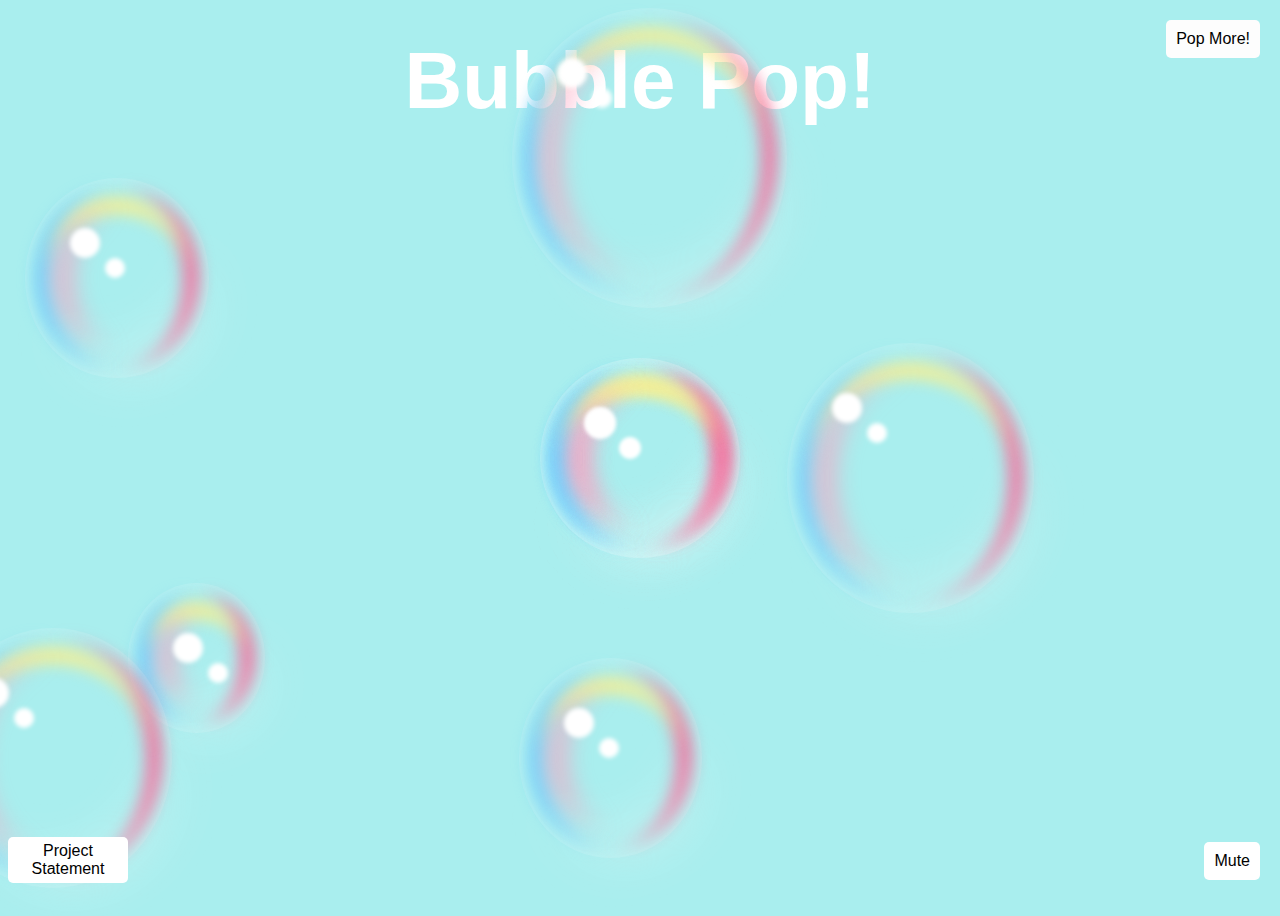
<file: im-2310/a3/index.html>
<!DOCTYPE html>

<html lang="en">

    <head>

        <meta charset="utf-8" name="viewport" content="width=device-width, initial-scale=1.0">

        <link rel="stylesheet" href="style.css">

    <Title>Assignment 3 Interactive Media</Title>
    </head>
    <h1> Bubble Pop! </h1>
    <body>
        <!--I was having issues with the background music not playing, so I added the preload attribute to have the browser
        start loading the audio file immediately which helps making the background music play consistently even after reloading
        the page-->
        <audio id="backgroundMusic" src="background_music.mp3" preload="auto" autoplay loop></audio>
        <div id="bubbleContainer"></div>
         <!-- Initial bubbles -->
        <div class="Bubble">
            <span></span>
            <span></span>
            <span></span>
            <span></span>
            <span></span>
        </div>
        <div class="Bubble custom">
            <span></span>
            <span></span>
            <span></span>
            <span></span>
            <span></span>
        </div>
        <div class="Bubble">
            <span></span>
            <span></span>
            <span></span>
            <span></span>
            <span></span>
        </div>
        <div class="Bubble">
            <span></span>
            <span></span>
            <span></span>
            <span></span>
            <span></span>
        </div>
        <div class="Bubble">
            <span></span>
            <span></span>
            <span></span>
            <span></span>
            <span></span>
        </div>
        <div class="Bubble">
            <span></span>
            <span></span>
            <span></span>
            <span></span>
            <span></span>
        </div>
        <div class="Bubble">
            <span></span>
            <span></span>
            <span></span>
            <span></span>
            <span></span>
        </div>
        <div class="Bubble">
            <span></span>
            <span></span>
            <span></span>
            <span></span>
            <span></span>
        </div>

        <!-- Popup window -->
        <div class="popup" id="popup">
            <div class="overlay"></div>
            <div class="content">
                <div class="close-btn" onclick="togglePopup()">&times;</div>
                <h2>About Bubble Pop</h2>
                <!-- Project description -->
                <p>“Bubble Pop” is a captivating digital experience that combines visual aesthetics, sound triggers, and user feedback. 
                    This project revolves around the concept of interacting with translucent bubbles that respond to user actions. By 
                    incorporating the interaction design principle of feedback and introducing sound triggers for bubble popping, the 
                    project creates an engaging and immersive experience. Additionally, the project offers background music that can be 
                    muted or unmuted, providing users with control over their auditory experience.</p>

                <p> This interactive project features a visually appealing environment with floating translucent bubbles. I used a light 
                    blue for the backdrop to capture this lighthearted and playful environment. Each bubble possesses dynamic animations, 
                    capturing the essence of playfulness and creating a delightful experience. Users can interact with the bubbles by 
                    clicking on them, resulting in a satisfying popping sound triggered by the sound effect feature. This integration of 
                    sound enriches the sensory experience and adds an extra layer of engagement. Furthermore, the background music adds 
                    ambiance, setting the calming mood for the overall experience. Users can conveniently toggle the background music on and off 
                    by clicking a dedicated button on the right bottom corner, allowing them to personalise their interactive journey. 
                    Furthermore, I added a button that says "Pop More!" that allows user to continuously interact with the website and
                    pop more bubbles while the music is still playing in the background. The button allows the bubbles to be repositioned
                    in random areas of the website, making the user have to scroll through the website to find the bubble and pop it. </p>
                    
                <p>One of the fundamental principles driving this project is feedback. By providing users with immediate and tangible 
                    responses, the interactive bubbles create a sense of direct interaction and connection. When a user clicks on a 
                    bubble, it instantly responds by playing a popping sound, visually reinforcing the action. This feedback loop fosters 
                    engagement and interactivity, giving users a clear sense of cause and effect. The feedback principle ensures that 
                    users feel connected to the digital environment, enhancing their overall experience and satisfaction.</p>
                    
                <p>While developing this interactive project, several challenges were encountered. One challenge involved achieving the 
                    desired appearance of the translucent bubbles. Balancing visual aesthetics, responsiveness, and the desired round 
                    shape required careful adjustments of CSS properties such as opacity, box-shadow, and border-radius. Extensive 
                    experimentation and fine-tuning were necessary to strike the perfect balance, resulting in visually appealing and 
                    authentic translucent bubbles. Another challenge involved synchronizing the sound trigger with the bubble popping 
                    animation. Coordinating the timing of the animation, sound effect, and feedback required meticulous attention to 
                    detail. By utilizing event listeners and animation callbacks, the project was able to achieve synchronization, 
                    providing users with a satisfying experience of visually popping bubbles accompanied by the corresponding sound 
                    effect.</p>
                    
                <p>While the project successfully captures the essence of translucency and playfulness, there are areas that could be 
                    enhanced and improved. One consideration would be to introduce more diverse interactive elements beyond bubble popping, 
                    such as color changes or particle effects. Additionally, incorporating dynamic behaviors or patterns for the bubbles 
                    could further enhance the playful nature of the project. Furthermore, expanding the variety of sound effects based on 
                    bubble interactions could create a more immersive audio experience. These additions would add layers of depth and 
                    exploration, enhancing the project's overall interactivity and user engagement.</p>
                    
                <p>Overall, this project brings together elements of visual aesthetics, sound triggers, and user feedback to create a 
                    captivating digital experience. By leveraging the principles of translucency and playfulness, users are immersed in an 
                    interactive journey filled with engaging interactions, delightful animations, and satisfying audio feedback. Overcoming 
                    these challenges during development has surely led to valuable insights for my future projects.</p>
                <p>- Background music is Awake by Pafino (https://freetouse.com/music/pufino/awake)</p>
                <p>- Popping sound effect is Bubble Pop by YehawSnail (https://freesound.org/people/YehawSnail/sounds/683587/)</p>
            </div>
        </div>
        <!-- Button to toggle the popup window -->
        <button onclick="togglePopup()" class="button">Project Statement</button>

         <!-- Button to toggle the background music -->
        <button id="muteButton">Mute</button>

        <!-- Button to reposition bubbles -->
        <button id="repositionButton">Pop More!</button>
    
        <script src="script.js"></script>

    </body>

</html>
</file>
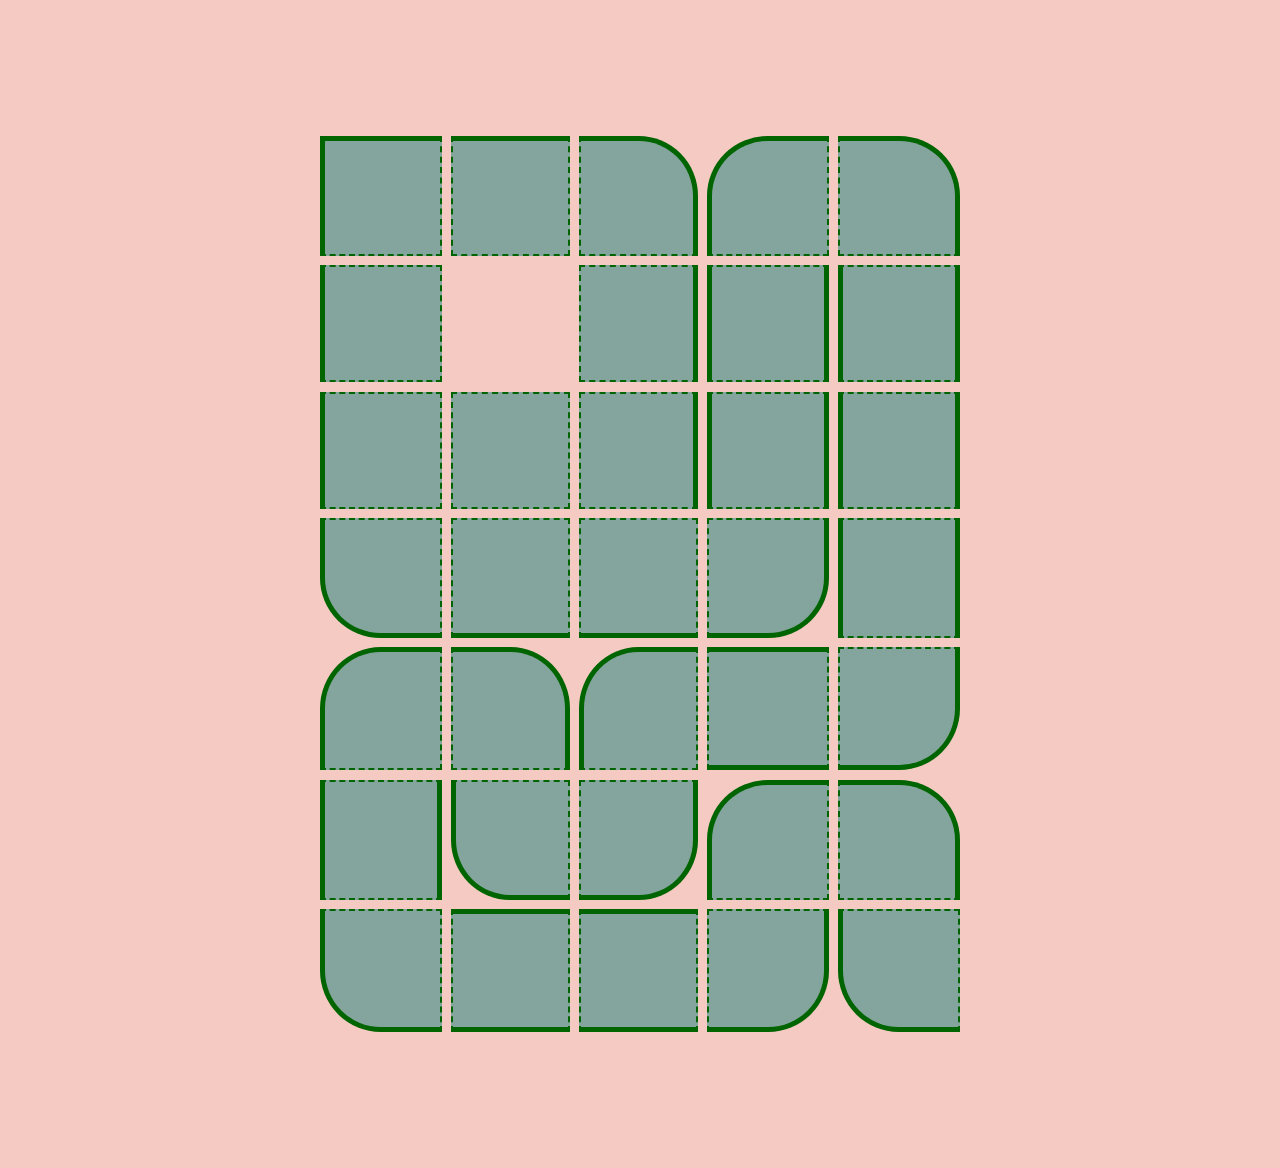
<file: im-2310/a2/e1/index.html>
<!DOCTYPE html>

<html lang="en">
    <head>
        <meta charset="UTF-8">
        <title>Assignment 2 Experiment 1</title>
        <link rel="stylesheet" href="style.css">
    </head>

    <body>
        <div id="grid-container" class="stacked-linear">
            <!--Row 1-->
            <div class="grid-item border-top border-left"></div>
            <div class="grid-item border-top"></div>
            <div id="rounded-corner-top-right" class="grid-item"></div>
            <div id="rounded-corner-top-left" class="grid-item"></div>
            <div id="rounded-corner-top-right" class="grid-item"></div>

            <!--Row 2-->
            <div class="grid-item border-left"></div>
            <div class="grid-item" style="opacity: 0"></div>
            <div class="grid-item border-right"></div>
            <div class="grid-item border-left border-right"></div>
            <div class="grid-item border-left border-right"></div>

            <!--Row 3-->
            <div class="grid-item border-left"></div>
            <div class="grid-item"></div>
            <div class="grid-item border-right"></div>
            <div class="grid-item border-left border-right"></div>
            <div class="grid-item border-left border-right"></div>

            <!--Row 4-->
            <div id="rounded-corner-bottom-left" class="grid-item"></div>
            <div class="grid-item border-bottom"></div>
            <div class="grid-item border-bottom"></div>
            <div id="rounded-corner-bottom-right" class="grid-item"></div>
            <div class="grid-item border-left border-right"></div>

            <!--Row 5-->
            <div id="rounded-corner-top-left" class="grid-item"></div>
            <div id="rounded-corner-top-right" class="grid-item"></div>
            <div id="rounded-corner-top-left" class="grid-item"></div>
            <div class="grid-item border-top border-bottom"></div>
            <div id="rounded-corner-bottom-right" class="grid-item"></div>

            <!--Row 6-->
            <div class="grid-item border-left border-right"></div>
            <div id="rounded-corner-bottom-left" class="grid-item"></div>
            <div id="rounded-corner-bottom-right" class="grid-item"></div>
            <div id="rounded-corner-top-left" class="grid-item"></div>
            <div id="rounded-corner-top-right" class="grid-item"></div>

            <!--Row 7-->
            <div id="rounded-corner-bottom-left" class="grid-item"></div>
            <div class="grid-item border-bottom border-top"></div>
            <div class="grid-item border-bottom border-top"></div>
            <div id="rounded-corner-bottom-right" class="grid-item"></div>
            <div id="rounded-corner-bottom-left" class="grid-item"></div>
        </div>
    </body>
</html>
</file>
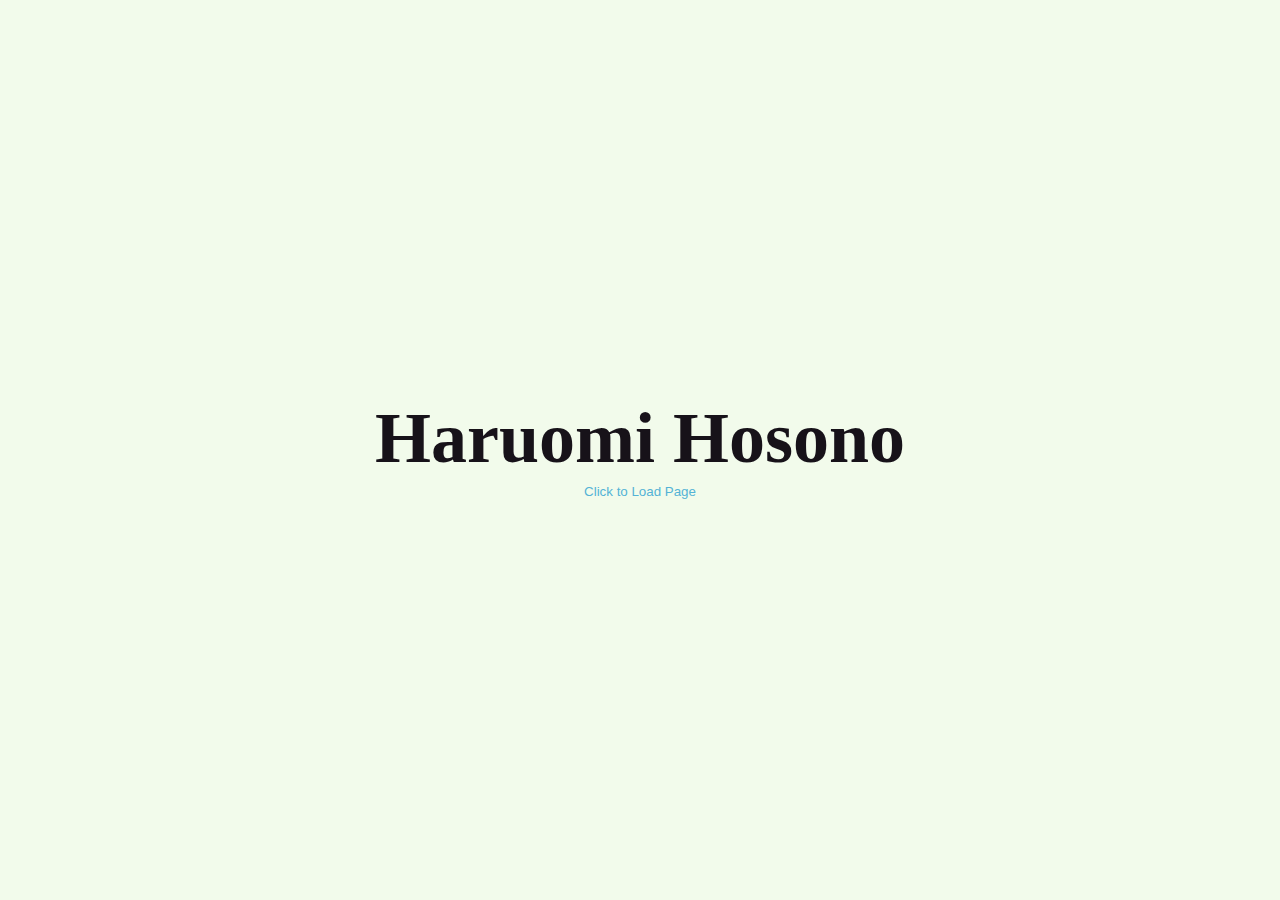
<file: im-2310/a2/e3/index.html>
<!DOCTYPE html>

<!-- 

  PROVIDE MEANINGFUL FEEDBACK TO THE FOLLOWING ELEMENTS:
  1) <button> with the id of load-link on the loading page (index.html)
  2) <div> with the id of load-throbber on the loading page (index.html)
  3) <li> inside of the <ol> inside of the <nav> on the information page (hosono.html)
  4) <button> with the id of mode-button on the information page (hosono.html)
  5) switchModes() function - hint you can add a transition CSS property to the <body> and it will be inherited 
     by all the elements inside, so when custom CSS variables are changed it will apply transition

-->

<html lang="en">

  <head>

    <meta charset="utf-8" name="viewport" content="width=device-width, initial-scale=1.0">

    <link rel="stylesheet" type="text/css" href="style.css">

    <title>Loading Page</title>

    <script src="./fakeLoad.js" defer></script>

  </head>

  <body id="load-body">

      <h1>Haruomi Hosono</h1>
      <button id="load-link" onclick="loadPageAfterDelay(3000, './hosono.html')">Click to Load Page</button>
      <div id="load-throbber"></div>
      <!--
      I added a spinner type of loader upon clicking the text button to signal the users to wait for the website 
      to showcase information
      -->
      <a href="#" class="Back to top"></a>
  </body>

</html>
</file>
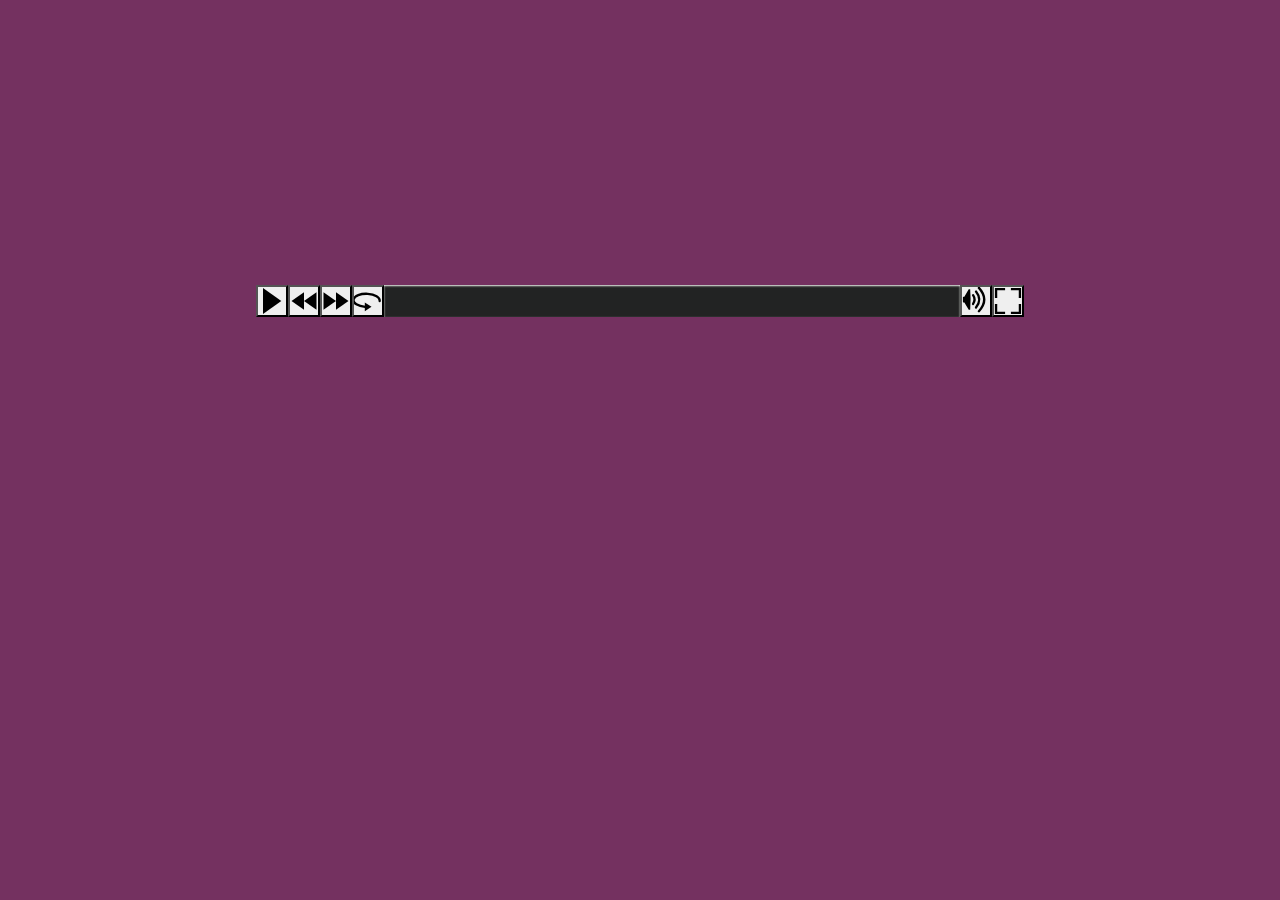
<file: im-2310/a2/e4/index.html>
<!DOCTYPE html>

<html lang="en">

  <head>

    <meta charset="utf-8" name="viewport" content="width=device-width, initial-scale=1.0">
    <title>Media Player Experiment</title>
    <link rel="stylesheet" href="style.css">
    <script src="playerControls.js" defer></script>

  </head>

  <body>

    <!-- this element holds all of the media player -->
    <div class="video-player-wrapper">
      <!-- this element holds the video element and the overlay -->
      <div class="video-element-wrapper">

        <video id="videoElement" controls>
          <source src="https://thelongesthumstore.sgp1.cdn.digitaloceanspaces.com/IM-2250/miac.mp4" type="video/mp4">
        </video>

        <img id="videoPlayOverlay" src="./icons/play.svg">

      </div>
      <!-- this element holds all of the custom controls -->
      <div class="video-controls-wrapper" id="controlsWrapper">

        <button class="video-control-button" id="playButton"></button>
        <button class="video-rewind-button" id="rewindButton"></button>
        <button class="video-fast-forward-button" id="fastForwardButton"></button>
        <button class="video-loop-button" id="loopButton"></button>
        <progress class="video-progress-bar" id="progressBar" value="0"></progress>
        <button class="video-audio-button" id="muteButton"></button>
        <button class="video-full-screen-button" id="fullScreenButton"></button>
      </div>
    </div>

  </body>

</html>
</file>
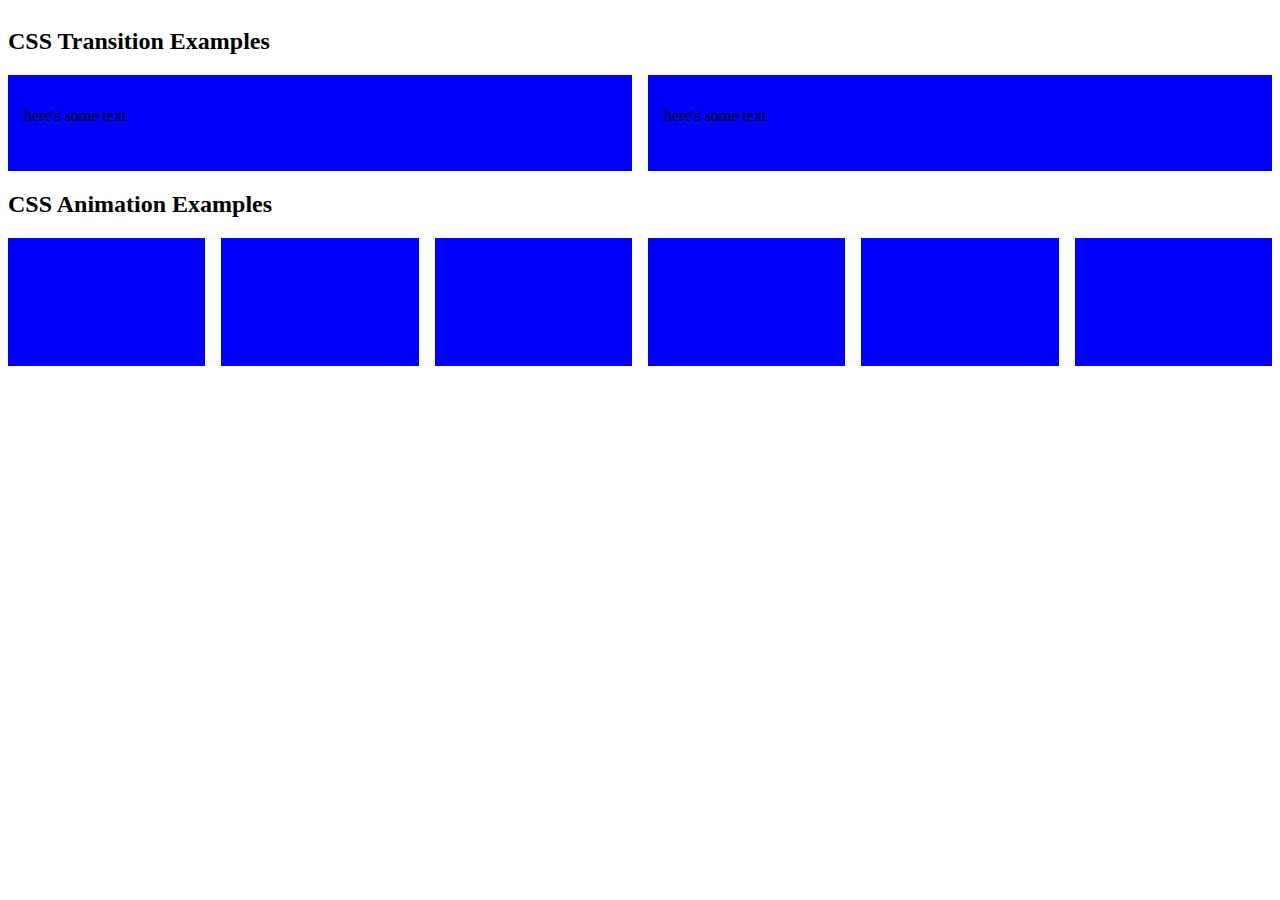
<file: im-2310/a2/e3/motionTest.html>
<!DOCTYPE html>

<html lang="en">

  <head>

    <meta charset="utf-8" name="viewport" content="width=device-width, initial-scale=1.0">

    <link rel="stylesheet" type="text/css" href="motion.css">

    <title>Motion Test</title>

    <script src="./fakeLoad.js" defer></script>

  </head>

  <body>

    <div id="motion-container">

      <h2>CSS Transition Examples</h2>

      <div id="transition-container">

        <div class="transitionExample" id="transition-example-1">
          <p>here's some text</p>
        </div>
        <div class="transitionExample" id="transition-example-2">
          <p>here's some text</p>
        </div>

      </div>
      
      <h2>CSS Animation Examples</h2>

      <div id="animation-container">

        <div class="animationExample" id="animation-example-1"></div>
        <div class="animationExample" id="animation-example-2"></div>
        <div class="animationExample" id="animation-example-3"></div>
        <div class="animationExample" id="animation-example-4"></div>
        <div class="animationExample" id="animation-example-5"></div>
        <div class="animationExample" id="animation-example-6"></div>

      </div>

    </div>

  </body>

</html>
</file>
<file: im-2310/a3/style.css>
h1
{
    color: #ffffff; /* The white color is chosen to ensure high contrast against the background and make the text highly visible. */
    font-family:sans-serif; 
    font-size: 80px;
    position: fixed; /*The fixed positioning ensures that the heading remains fixed at a specific position 
    on the viewport, even when scrolling, creating a persistent element.*/
    text-align: center;
    margin: 0px auto;
    display: block;
    top: 35px;
}
h2
{
    font-family: sans-serif;
    color: #4198c0;
}
p
{
    font-family: sans-serif;
    font-size: 13px;
}
/*The font-family property is set to sans-serif for h1, h2, and p elements. Sans-serif fonts are commonly 
used for their clean and modern appearance, making the text more legible and easy to read.*/
body
{
    display: flex;
    justify-content: center;
    align-items: center;
    min-height: 100vh;
    background-color: rgb(169, 238, 238);
}
/*The background-color property is set to rgb(169, 238, 238), which represents a shade of light blue. 
This choice of color creates a calm and inviting atmosphere, enhancing the overall visual appeal of the webpage.*/

/*The bubbles (represented by the .Bubble class) are styled using CSS properties like position, width, height, 
border-radius, and box-shadow. These properties give the bubbles a circular shape, rounded corners, and a subtle 
inset box shadow effect, creating a visually appealing and cohesive design.*/
.Bubble 
{
    position: absolute ;
    width: 200px;
    height: 200px;
    border-radius: 50%;
    box-shadow: inset 0 0 25px rgba(255,255,255,0.25);
    animation: animate 8s ease-in-out infinite;
}
/*The animation-delay property is used to stagger the start times of the bubble animations. By applying different 
delay values to each bubble, a cascading effect is achieved, adding visual interest and depth to the animation.*/
.Bubble.custom {
    position: absolute;
    width: 500px;
    height: 500px;
    left: -200px;
    top: 10px;
    animation-delay: -4s;
}
/*The .Bubble:nth-child() selectors are used to target specific bubbles within the animation sequence and apply 
custom styles to them. Each selector has unique positioning properties (top, bottom, left, right) and animation 
delays (animation-delay) to create variation in the appearance and movement of the bubbles. This variation adds visual 
interest and a sense of randomness to the animation.*/
.Bubble:nth-child(3)
{
    position: relative;
    width: 150px;
    height: 150px;
    right: 100px;
    top: -300px;
    animation-delay: -6s;
}
.Bubble:nth-child(4)
{
    position: relative;
    width: 150px;
    height: 150px;
    right: -120px;
    bottom: -200px;
    animation-delay: -3s;
}
.Bubble:nth-child(5)
{
    position: relative;
    width: 200px;
    height: 200px;
    left: -120px;
    top: -180px;
    animation-delay: -5s;
}
.Bubble:nth-child(6)
{
    position: relative;
    width: 200px;
    height: 200px;
    right: -190px;
    bottom: -300px;
    animation-delay: -1s;
}
.Bubble:nth-child(7)
{
    position: relative;
    width: 300px;
    height: 300px;
    top: -300px;
    animation-delay: -1s;
}
.Bubble:nth-child(8)
{
    position: relative;
    width: 270px;
    height: 270px;
    top: 20px;
    animation-delay: -1s;
}
.Bubble:nth-child(9)
{
    position: relative;
    width: 260px;
    height: 260px;
    bottom: -300px;
    right: 1100px;
    animation-delay: -1s;
}
/*The @keyframes rule and animate animation are used to define the movement of the bubbles. The keyframes 
specify that the bubbles should move up and down along the y-axis (translateY) at different stages of the 
animation (0%, 50%, 100%). This animation adds a dynamic element to the bubbles, making them appear alive 
and playful.*/
@keyframes animate
{
    0%,100%
    {
        transform: translateY(-20px);
    } 
    50%
    {
        transform: translateY(20px);
    }
}
/*The .Bubble span selector sets the positioning of the individual bubble elements inside the main bubbles. 
They are positioned absolutely and have a border-radius property of 50%, creating circular shapes. These 
elements add visual detail to the bubbles and contribute to their overall appearance.*/
.Bubble span
{
    position: absolute;
    border-radius: 50%;
}
/*The .Bubble::before and .Bubble::after selectors create pseudo-elements that appear before and after each 
bubble, respectively. They are positioned absolutely and have circular shapes with different dimensions. These 
elements provide additional visual elements and depth to the bubbles, making them visually appealing.*/
.Bubble::before
{
    content: '';
    position: absolute;
    top: 50px; 
    left: 45px;
    width: 30px;
    height: 30px;
    border-radius: 50%;
    background: #fff;
    z-index: 10;
    filter: blur(2px);
}
.Bubble::after
{
    content: '';
    position: absolute;
    top: 80px; 
    left: 80px;
    width: 20px;
    height: 20px;
    border-radius: 50%;
    background: #fff;
    z-index: 10;
    filter: blur(2px);
}
/*TThe .Bubble span:nth-child() selectors define the styles for the individual span elements 
inside the bubbles. Each selector specifies different border colors and blur effects for the spans, 
creating a varied and colorful appearance. These combination of colors, blurs, and rotations adds visual 
diversity and enhances the overall visual appeal of the bubbles.*/
.Bubble span:nth-child(1)
{
    inset: 10px;
    border-left: 15px solid #6ed1ff;
    filter: blur(8px);
}
.Bubble span:nth-child(2)
{
    inset: 10px;
    border-right: 15px solid #f36a9a;
    filter: blur(8px); 
}
.Bubble span:nth-child(3)
{
    inset: 20px;
    border-top: 15px solid #f8ee90;
    filter: blur(8px); 
}
.Bubble span:nth-child(4)
{
    inset: 30px;
    border-left: 15px solid #fc9ebf;
    filter: blur(12px);
}
.Bubble span:nth-child(5)
{
    inset: 10px;
    border-bottom: 10px solid rgb(255, 249, 249);
    filter: blur(25px );
    transform: rotate(330deg);
}
.button
{
    position: fixed;
    top: 93%;
    right: 90%;
    width: 120px;
    background-color: #fff;
    color: #000;
    border: none;
    padding: 5px;
    font-size: 16px;
    border-radius: 5px;
    cursor: pointer;
}
.button:hover
{
    background-color: rgb(91, 109, 143);
    color: #fff;
}
/*The .popup .overlay class is used to create a semi-transparent overlay that covers the entire screen 
when the popup is active. This overlay helps to focus the user's attention on the popup content and provides 
a visual cue that the rest of the page is inactive. It also adds a layer of depth to the design, enhancing 
the overall visual appeal.*/
.popup .overlay
{
    position: fixed;
    top: 0px;
    left: 0px;
    width: 100vw;
    height: 100vh;
    background: rgba(0,0,0,0.7);
    z-index:1;
    display: none;
}
/*The .popup .content class represents the content container of the popup. It is positioned in the center 
of the screen using the top: 50%; left: 50%; transform: translate(-50%,-50%) properties. This positioning 
ensures that the popup content is centered both horizontally and vertically, creating a balanced and 
visually pleasing composition.*/
.popup .content
{
    position: absolute;
    top: 50%;
    left: 50%;
    transform: translate(-50%,-50%) scale(0);
    background: #fff;
    width: 1100px;
    height: 650px;
    z-index: 2;
    text-align: center;
    padding: 20px;
    box-sizing: border-box;
}
/*The .popup .close-btn class is responsible for styling the close button within the popup. It is positioned 
in the top-right corner of the popup using the position: absolute, right: 20px, and top: 20px properties. The 
contrasting background color and the hover effect help make the button more prominent and intuitive for users 
to close the popup.*/
.popup .close-btn
{
    position: absolute;
    right: 20px;
    top: 20px;
    width: 30px;
    height: 30px;
    background: #222;
    color: #fff;
    font-size: 25px;
    font-weight: 600;
    line-height: 30px;
    text-align: center;
    border-radius: 50%;
}
.popup .close-btn:hover
{
    background-color: rgb(91, 109, 143);
    color: #fff;
}
/*The .popup.active .overlay and .popup.active .content selectors are used to activate the popup by adding 
the active class to the corresponding elements. This activation is typically done through JavaScript or user 
interactions. The transition effect (transition: all 300ms ease-in-out) provides a smooth and visually appealing 
animation when the popup appears on the screen.*/
.popup.active .overlay 
{
    display: block;
}

.popup.active .content {
    transition: all 300ms ease-in-out;
    transform: translate(-50%,-50%) scale(1);
}
/*The #muteButton selector styles the mute button in the bottom-right corner of the page. It provides a visual 
control for users to mute or unmute audio content. The contrasting background color and hover effect make the 
button more noticeable and indicate interactivity.*/
#muteButton {
    position: fixed;
    bottom: 20px;
    right: 20px;
    background-color: #fff;
    color: #000;
    border: none;
    padding: 10px;
    font-size: 16px;
    border-radius: 5px;
    cursor: pointer;
  }
  
  #muteButton:hover {
    background-color: rgb(91, 109, 143);
    color: #fff;
  }
  /*The #repositionButton selector styles the reposition button in the top-right corner of the page. It allows users 
  to reposition the popup or perform other related actions. The button's contrasting background color and hover effect 
  make it visually distinct and encourage user interaction.*/
  #repositionButton {
    position: fixed;
    top: 20px;
    right: 20px;
    padding: 10px;
    background-color: #fdfdfd;
    color: rgb(0, 0, 0);
    border: none;
    border-radius: 5px;
    font-size: 16px;
    cursor: pointer;
  }
  
  #repositionButton:hover {
    background-color: rgb(91, 109, 143);
  }
</file>
<file: im-2310/a2/e1/style.css>
/* I decided to implement a light pastel pink colour for the
background because I think it would work well and create
a visually-pleasing contrast with the colours that I 
implemented for the grids and their borders */
*{
    background-color: #f5cac3;
}
/* I used a grid that contains 5 columns and 7 rows as
Hedra-page 25 uses the same grid composition. There will be 
gaps between the grids to replicate the comic reference */
#grid-container{
    display: grid;
    margin: auto;
    padding: 10vw 0vw;
    width: 50vw;
    height: 70vw;
    grid-template-columns: repeat(5, auto);
    grid-template-rows: repeat(7, auto);
    gap: 0.75vw;
}
/* For the grids' inner colours, I chose a pastel green tint
to complement the pastel pink background. These two shades
work harmoniously and balance each other well. Pink warms 
up the green tone while a pastel green shade grounds the 
pink and keeps it earthy. As for the borders, I wanted to 
maintain the balance of the two colours but also implement 
some contrast. Hence, I opted for a darker shade of green 
to highlight the panels' borders without overshadowing the 
rest of the colours. Similarly, the image reference utilises 
a very dark blue-violet shade for the borders and the outlines 
of its illustrations within those panels */

/* In the Hedra comic panel, we see grids that displays 
incomplete borders. For these areas that don't have an 
outline, I decided to use dashed lines instead of using no 
lines because it better represents the askew and jagged 
style of bordering used in Hedra-page 25 */
.grid-item {
    border: 2px dashed darkgreen;
    background-color: #84a59d;
    place-self: center stretch;
    align-self: stretch;
    text-align: center;
}
/* Hedra-page 25 consists of panels that show rounded corners. 
To simplify the process of style assignation of each grid 
items, I implemented an ID for the rounded corners and assign 
them to the grid items */
#rounded-corner-top-left {
    border-top-left-radius: 50%;
    border-top: 5px solid darkgreen;
    border-left: 5px solid darkgreen;
}

#rounded-corner-top-right {
    border-top-right-radius: 50%;
    border-top: 5px solid darkgreen;
    border-right: 5px solid darkgreen;
}

#rounded-corner-bottom-right {
    border-bottom-right-radius: 50%;
    border-bottom: 5px solid darkgreen;
    border-right: 5px solid darkgreen;
}

#rounded-corner-bottom-left {
    border-bottom-left-radius: 50%;
    border-bottom: 5px solid darkgreen;
    border-left: 5px solid darkgreen;
}
/* I implemented classes for the panel border of each side 
because Hedra-page 25 uses differing placements of borders */
.border-top {
    border-top: 5px solid darkgreen;
}

.border-bottom {
    border-bottom: 5px solid darkgreen;
}

.border-right {
    border-right: 5px solid darkgreen;
}

.border-left {
    border-left: 5px solid darkgreen;
}
</file>
<file: im-2310/a2/e3/style.css>
*{
  box-sizing: border-box;
  background-origin: border-box;
  margin: 0;
}

:root{
  --col-01:#171219;
  --col-02:#f2fbeb;
  --col-03:#5252ff;
  --col-04:#b6e878;
  font-size: 16px;
  /* scroll behaviour makes the <a> links to ids scroll to position over time rather than immediately */
  scroll-behavior: smooth;
}

header a {
  text-decoration: none;
  color: var(--col-01);
}

button {
  box-shadow: inset 0 0 0 0 #54b3d6;
  color: #54b3d6;
  margin: 0 -.25rem;
  padding: 0 .25rem;
  transition: color .3s ease-in-out, box-shadow .3s ease-in-out;
}
button:hover {
  box-shadow: inset 130px 0 0 0 #54b3d6;
  color: white;
  /*I added a hover effect for the Click to Load Text to indicate that it is clickable. The transition
  of the blue block altering the text to white to add a subtle transition of the button*/
}

body{
  padding: 1rem;
  background-color: var(--col-02);
  color: var(--col-01);
}

nav {
  margin-top: 1rem;
}

nav li{
  font-size: 1rem;
}

nav a {
  text-decoration: none;
  position: relative;
}

nav a::before {
  content: '';
  background-color: hsla(196, 61%, 58%, .75);
  position: absolute;
  left: 0;
  bottom: 3px;
  width: 100%;
  height: 8px;
  z-index: -1;
  transition: all .3s ease-in-out;
  /*I added a hover effect so the navigation text will change and indicate to the user that it is a 
  clickable text and it will direct them to a section of the website */
}

nav a:hover::before {
  bottom: 0;
  height: 100%;
}

section{
  margin-bottom: 2rem;
}

h1{
  font-size: 3rem;
}

h2{
  font-size: 2rem;
}
p{
  font-size: 1rem;
  margin-top: 1rem;
}

figcaption{
  width: fit-content;
}

dl ul{
  margin-bottom: 0;
}

li{
  font-size: 1rem;
}

dd{
  padding-left: 60px;
}

li ul{
  padding-left: 40px;
}

.img-wrapper{
  width: 100%;
  margin-bottom: 1.5rem;
}

.img-figure{
  display: flex;
  flex-direction: column;
  align-items: center;
}

.article-img{
  width: 80%;
}

.res-columns{
  column-width: 25rem;
}

#mode-button{
  float: right;
  position: sticky;
  top: 1rem;
}

#load-body{
  height: 100vh;
  display: flex;
  flex-direction: column;
  align-items: center;
  justify-content: center;
}

#load-link{
  line-height: 1rem;
  background-color: transparent;
  border: 0;
}
/* For the load throbber, I used a bright blue and pink color combination
because I plan to use the blue in the navigation and modeswitch buttons
as it will create a nice and legible contrast to the white and black mode */
#load-throbber {
  border: 16px solid #ffcece; /* Light grey */
  border-top: 16px solid #3498db; /* Blue */
  border-radius: 50%;
  width: 80px;
  height: 80px;
  animation: spin 2s linear infinite;
  display: none;
}
/*I added a spin animation to show that the user needs to wait while information
is being loaded onto the screen*/
@keyframes spin {
  0% { transform: rotate(0deg); }
  100% { transform: rotate(360deg); }

};
@media only screen and (min-width: 600px) {
  :root{
    font-size: 20px;
  }
  
  .img-wrapper{
    width: 75%;
    margin: 1.5rem auto;
  }

}
@media only screen and (min-width: 992px) {
  :root{
    font-size: 24px;
  }

  .img-wrapper{
    max-width: fit-content;
    float: right;
    margin: 1.5rem;
  }

}

@media (prefers-reduced-motion) {
  :root{
    scroll-behavior: auto;
  }
}
</file>
<file: im-2310/a2/e4/style.css>
*{
  box-sizing: border-box;
  background-origin: border-box;
  margin: 0;
}

:root{
  --col-01:#222323;
  --col-02:#f0f6f0;
  --col-03:#5252ff;
  --col-04:#b6e878;
  --col-05:#bcbdbc;
  --col-06:#6f6f6f;
  --border: 1px solid var(--col-02);
}

body {
  background-color: #743160;
  /*I did not want the background plain so I changed it to match the color scheme of the video,
  which display hues of purple*/
}

.video-player-wrapper{
  display: flex;
  flex-direction: column;
  width: 60%;
  margin: 0 auto;
  padding-top: 15vh;
  /*I decided to add some adjustments to the video placements (e.g centering the video) to make it 
  appear more clean and appealing*/
}

/* becuase I want to overlay the play icon on the video they need to be in their own wrapper */
.video-element-wrapper{
  display: grid;
  grid-template-columns: 1fr;
  grid-template-rows: 1fr;
}

#videoElement{
  width: 100%;
  grid-column: 1/2;
  grid-row: 1/2;
}

#videoPlayOverlay{
  width: 8rem;
  height: 8rem;
  grid-column: 1/2;
  grid-row: 1/2;
  justify-self: center;
  align-self: center;
  opacity: 0.6;
  display: none;
}

.video-controls-wrapper{
  display: flex;
  justify-content: center;
}
/* this overwrites the above display:flex - something which is then undone when the JS loads */
#controlsWrapper{
  display: none;
}

.video-control-button{
  width: 2rem;
  height: 2rem;
  padding: .1rem;
  cursor: pointer;
}
.video-control-button:hover{
  background-color: var(--col-05);
}
.video-control-button:active{
  background-color: var(--col-06);
}
.button-icon{
  pointer-events: none;
}

#playButton{
  background-image: url('./icons/play.svg');
}

.video-progress-bar{
  /* Reset the default appearance */
  -webkit-appearance: none;
  -moz-appearance: none;
  appearance: none;
  border: none;
  height: 2rem;
  flex-grow: 1;
  cursor: pointer;
  background-color: var(--col-01);
  box-shadow: 0 1px 2px var(--col-02) inset;
}
::-moz-progress-bar {
  background-color: var(--col-02);
}

::-webkit-progress-bar {
  background-color: var(--col-01);
  box-shadow: 0 1px 2px var(--col-02) inset;
}
::-webkit-progress-value {
  background-color: var(--col-02);
}

.timeline-loading{
  background-image: -moz-repeating-linear-gradient(45deg, var(--col-03) 0% 2%, transparent 2% 4%, red 4%);
  background-size: 200% 100%;
  animation: loadingAnimation 4s linear infinite;
}

@keyframes loadingAnimation {
  100%{
    background-position: 50% 0%;
  }
}

/* My Code :) */
.video-rewind-button{
  width: 2rem;
  height: 2rem;
  padding: .1rem;
  cursor: pointer;
}
.video-rewind-button:hover{
  background-color: var(--col-05);
}
.video-rewind-button:active{
  background-color: var(--col-06);
}
#rewindButton {
  background-image: url('./icons/rewind.svg');
}

.video-fast-forward-button{
  width: 2rem;
  height: 2rem;
  padding: .1rem;
  cursor: pointer;
}
.video-fast-forward-button:hover{
  background-color: var(--col-05);
}
.video-fast-forward-button:active{
  background-color: var(--col-06);
}
#fastForwardButton {
  background-image: url('./icons/fastForward.svg');
}

.video-loop-button{
  width: 2rem;
  height: 2rem;
  padding: .1rem;
  cursor: pointer;
}
.video-loop-button:hover{
  background-color: var(--col-05);
}
.video-loop-button:active{
  background-color: var(--col-06);
}
#loopButton {
  background-image: url('./icons/loop.svg');
}

.video-audio-button{
  width: 2rem;
  height: 2rem;
  padding: .1rem;
  cursor: pointer;
}
.video-audio-button:hover{
  background-color: var(--col-05);
}
.video-audio-button:active{
  background-color: var(--col-06);
}
#muteButton {
  background-image: url('./icons/mute.svg');
}

.video-full-screen-button{
  width: 2rem;
  height: 2rem;
  padding: .1rem;
  cursor: pointer;
}
.video-full-screen-button:hover{
  background-color: var(--col-05);
}
.video-full-screen-button:active{
  background-color: var(--col-06);
}
#fullScreenButton {
  background-image: url('./icons/fullScreen.svg');
}
</file>
<file: im-2310/a2/e3/motion.css>
#motion-container{
  display: flex;
  flex-direction: column;
}

#transition-container{
  width: 100%;
  display: flex;
  flex-direction: row;
  gap: 1rem;
}

.transitionExample{
  padding: 1rem;
  height: 4rem;
  background-color: blue;
  flex-grow: 1;
  transition: background-color 1s;
  transition: color 4s;
}

#transition-example-2:hover{
  background-color: rgb(26, 109, 26);
  color: aqua;
  flex-grow: 1;
  transition: background-color 1s;
  transition: color 4s;
}

#animation-container{
  width: 100%;
  display: flex;
  flex-direction: row;
  gap: 1rem;
}

.animationExample{
  height: 8rem;
  background-color: blue;
  flex-grow: 1;
  animation: cycleColour 2s infinite;
}

@keyframes cycleColour {
  0% {
    background-color: blue;
  }
  30%{
    background-color: aqua;
    height: 4rem;
  }
  80% {
    background-color: greenyellow;
    transform: translateX(100%);
  }
  100% {
  background-color: crimson;
  }
}

/* 
#animation-example-1{
  animation: cycleColour 5s infinite ease-in;
}

#animation-example-2{
  animation: cycleColour 5s infinite ease-out;
}

#animation-example-3{
  animation: cycleColour 5s infinite ease-in-out;
}

#animation-example-4{
  animation: cycleColour 5s infinite linear;
}

#animation-example-5{
  animation: cycleColour 5s infinite ease-in reverse;
}

#animation-example-6{
  animation: cycleColour 5s infinite ease-in alternate;
} 
*/
</file>
